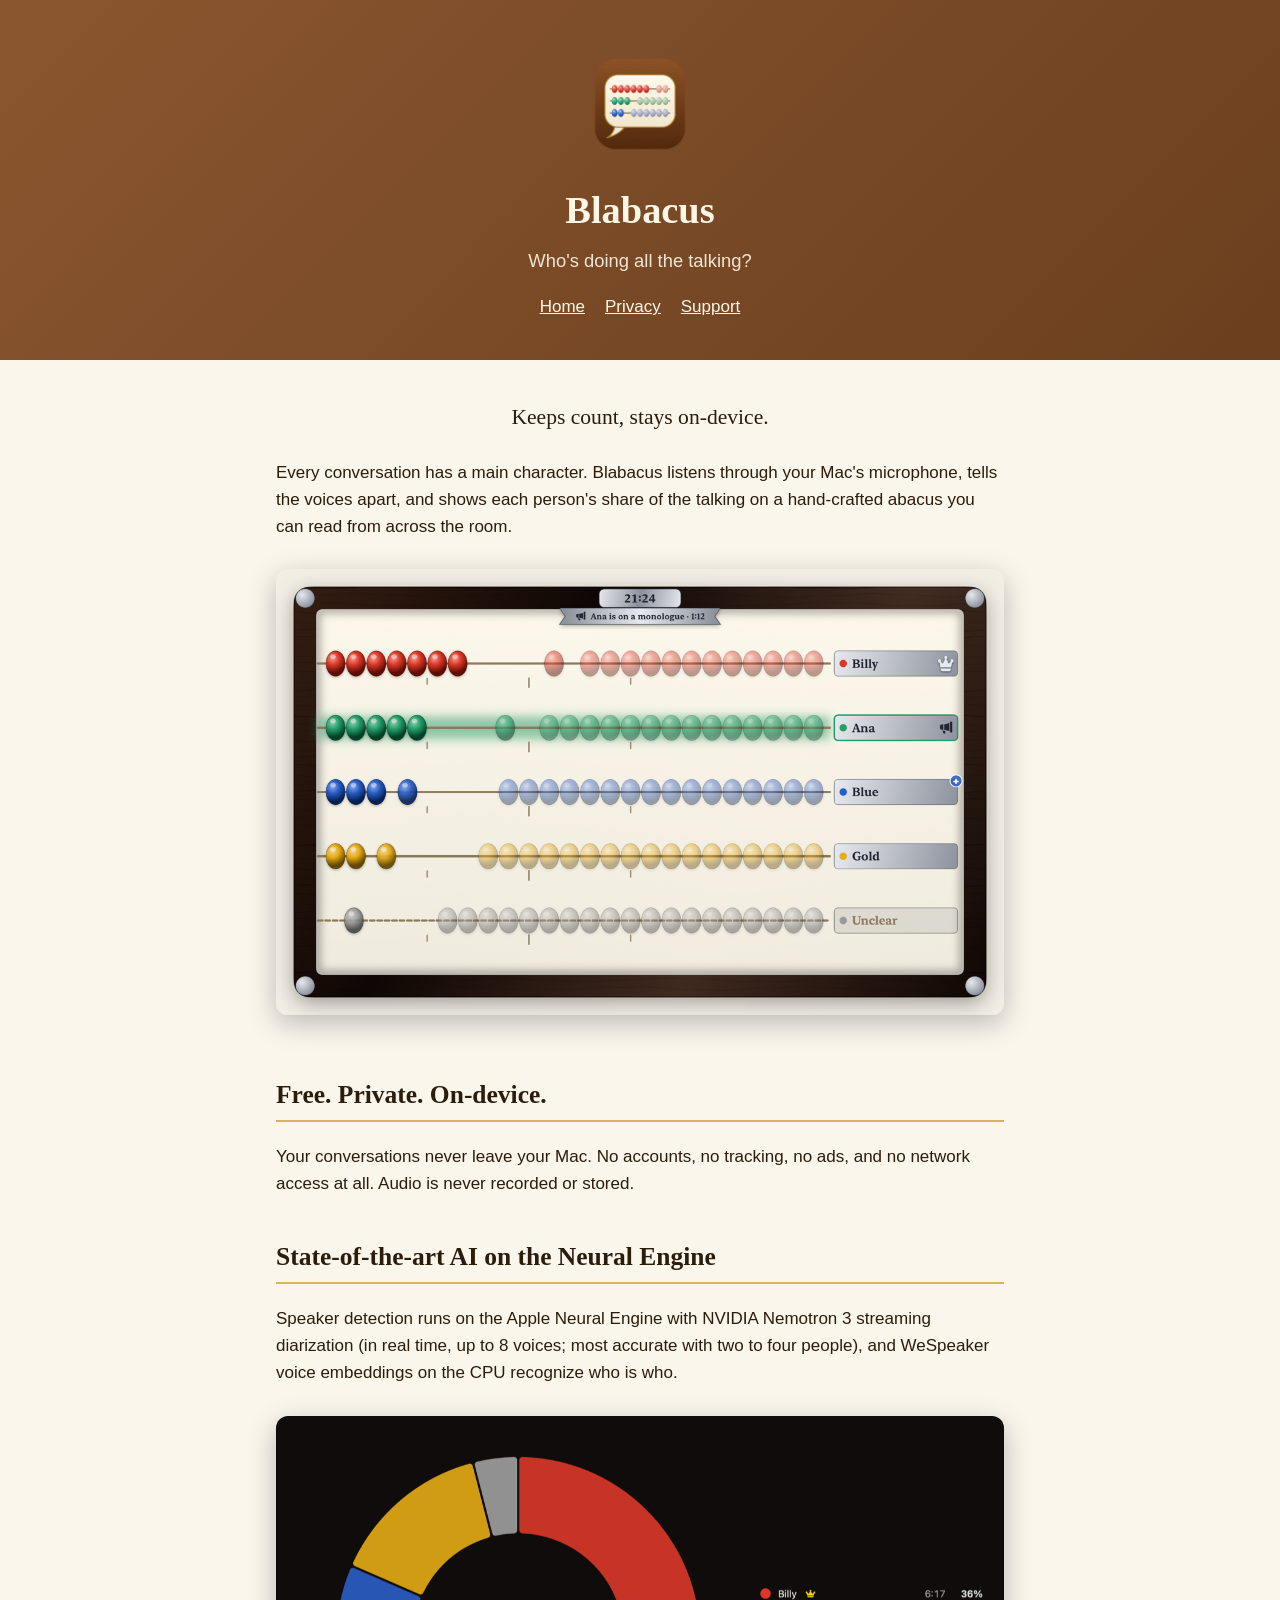
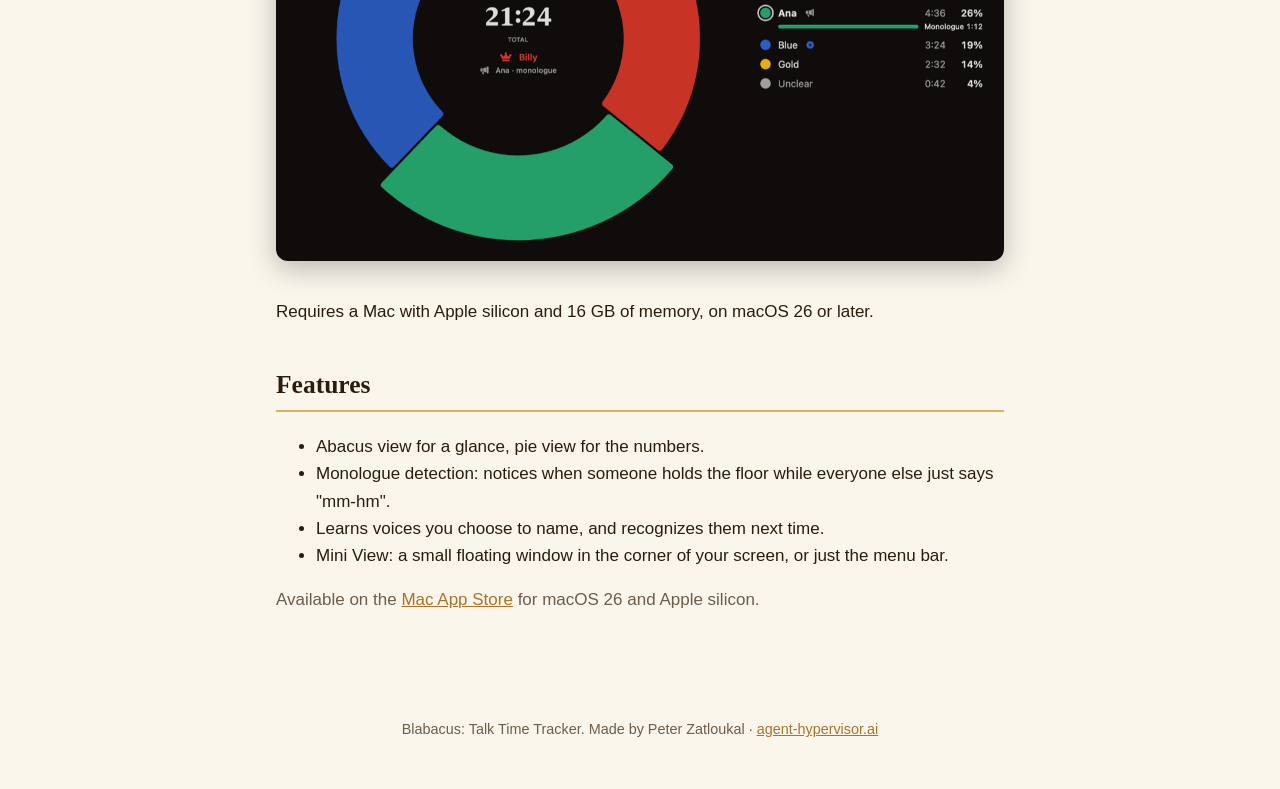
<file: index.html>
<!doctype html>
<html lang="en"><head><meta charset="utf-8"><meta name="viewport" content="width=device-width, initial-scale=1">
<title>Blabacus: Talk Time Tracker</title><link rel="stylesheet" href="style.css"><link rel="icon" href="icon.png"></head>
<body><header><img src="icon.png" alt="Blabacus icon"><h1>Blabacus</h1><p>Who's doing all the talking?</p>
<nav><a href="index.html">Home</a><a href="privacy.html">Privacy</a><a href="support.html">Support</a></nav></header><main>
<p class="hook">Keeps count, stays on-device.</p>
<p>Every conversation has a main character. Blabacus listens through your Mac's microphone, tells the voices apart, and shows each person's share of the talking on a hand-crafted abacus you can read from across the room.</p>
<img class="shot" src="abacus.png" alt="The abacus view: one lacquered rod per speaker, beads slid over by share of talk time, a crown on the main character">
<h2>Free. Private. On-device.</h2>
<p>Your conversations never leave your Mac. No accounts, no tracking, no ads, and no network access at all. Audio is never recorded or stored.</p>
<h2>State-of-the-art AI on the Neural Engine</h2>
<p>Speaker detection runs on the Apple Neural Engine with NVIDIA Nemotron 3 streaming diarization (in real time, up to 8 voices; most accurate with two to four people), and WeSpeaker voice embeddings on the CPU recognize who is who.</p>
<img class="shot" src="pie.png" alt="The pie view: share of talking per speaker with times, a floor meter, and monologue history">
<p>Requires a Mac with Apple silicon and 16 GB of memory, on macOS 26 or later.</p>
<h2>Features</h2>
<ul>
<li>Abacus view for a glance, pie view for the numbers.</li>
<li>Monologue detection: notices when someone holds the floor while everyone else just says "mm-hm".</li>
<li>Learns voices you choose to name, and recognizes them next time.</li>
<li>Mini View: a small floating window in the corner of your screen, or just the menu bar.</li>
</ul>
<p class="muted">Available on the <a href="https://apps.apple.com/app/id6819081421">Mac App Store</a> for macOS 26 and Apple silicon.</p>
</main><footer>Blabacus: Talk Time Tracker. Made by Peter Zatloukal · <a href="https://agent-hypervisor.ai/">agent-hypervisor.ai</a></footer></body></html>
</file>
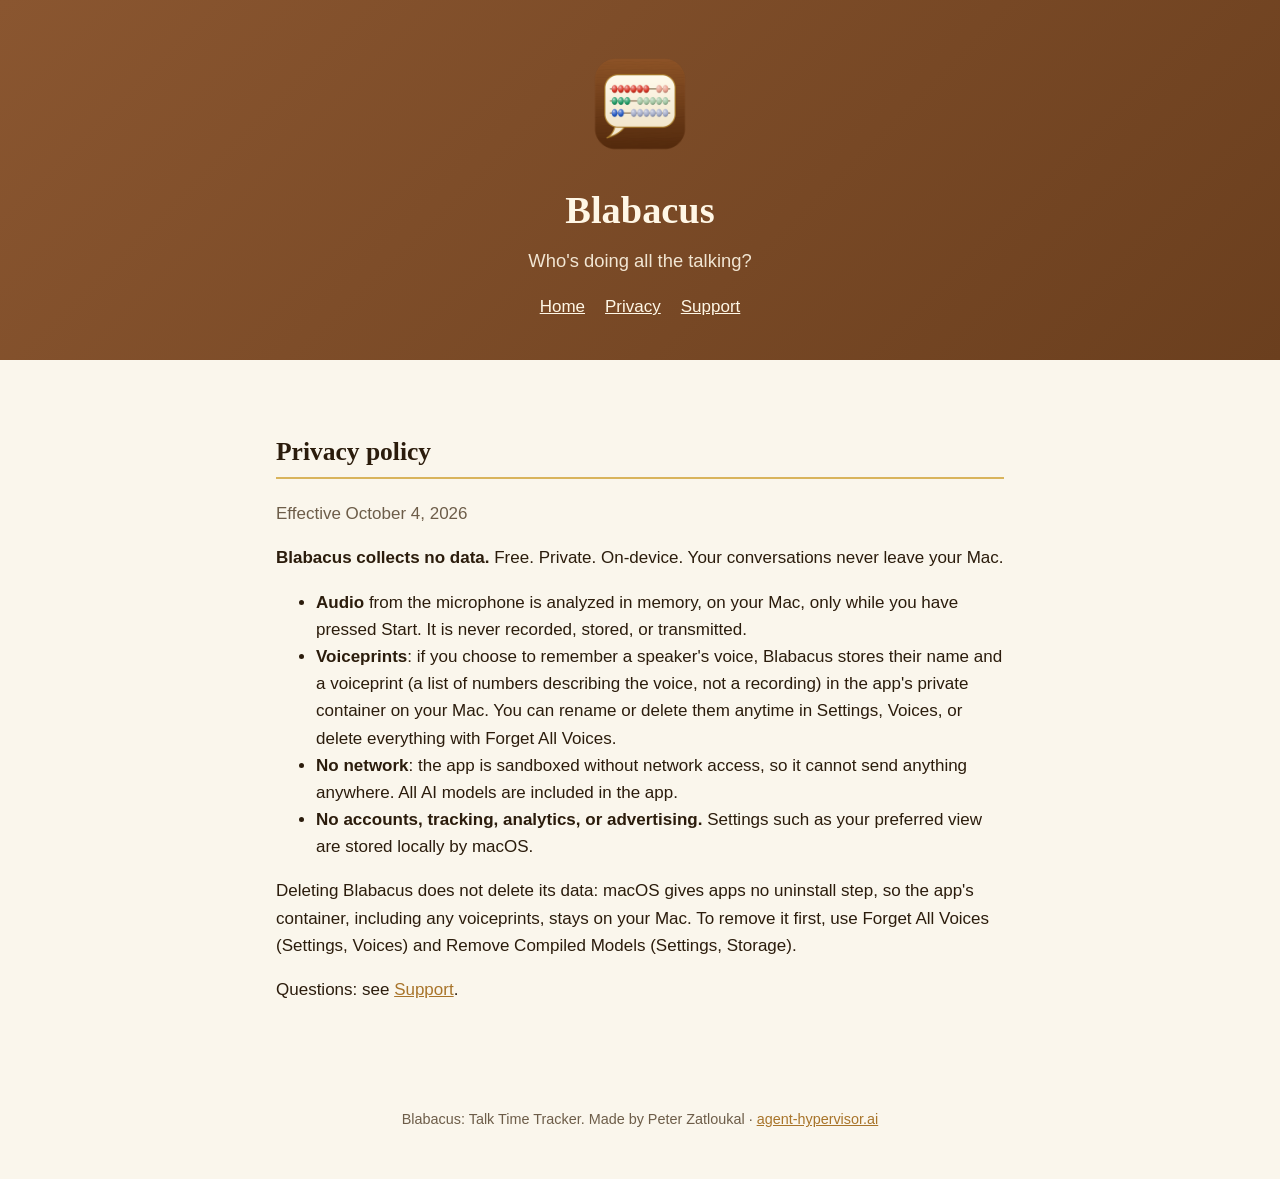
<file: privacy.html>
<!doctype html>
<html lang="en"><head><meta charset="utf-8"><meta name="viewport" content="width=device-width, initial-scale=1">
<title>Blabacus Privacy Policy</title><link rel="stylesheet" href="style.css"><link rel="icon" href="icon.png"></head>
<body><header><img src="icon.png" alt="Blabacus icon"><h1>Blabacus</h1><p>Who's doing all the talking?</p>
<nav><a href="index.html">Home</a><a href="privacy.html">Privacy</a><a href="support.html">Support</a></nav></header><main>
<h2>Privacy policy</h2>
<p class="muted">Effective October 4, 2026</p>
<p><strong>Blabacus collects no data.</strong> Free. Private. On-device. Your conversations never leave your Mac.</p>
<ul>
<li><strong>Audio</strong> from the microphone is analyzed in memory, on your Mac, only while you have pressed Start. It is never recorded, stored, or transmitted.</li>
<li><strong>Voiceprints</strong>: if you choose to remember a speaker's voice, Blabacus stores their name and a voiceprint (a list of numbers describing the voice, not a recording) in the app's private container on your Mac. You can rename or delete them anytime in Settings, Voices, or delete everything with Forget All Voices.</li>
<li><strong>No network</strong>: the app is sandboxed without network access, so it cannot send anything anywhere. All AI models are included in the app.</li>
<li><strong>No accounts, tracking, analytics, or advertising.</strong> Settings such as your preferred view are stored locally by macOS.</li>
</ul>
<p>Deleting Blabacus does not delete its data: macOS gives apps no uninstall step, so the app's container, including any voiceprints, stays on your Mac. To remove it first, use Forget All Voices (Settings, Voices) and Remove Compiled Models (Settings, Storage).</p>
<p>Questions: see <a href="support.html">Support</a>.</p>
</main><footer>Blabacus: Talk Time Tracker. Made by Peter Zatloukal · <a href="https://agent-hypervisor.ai/">agent-hypervisor.ai</a></footer></body></html>
</file>
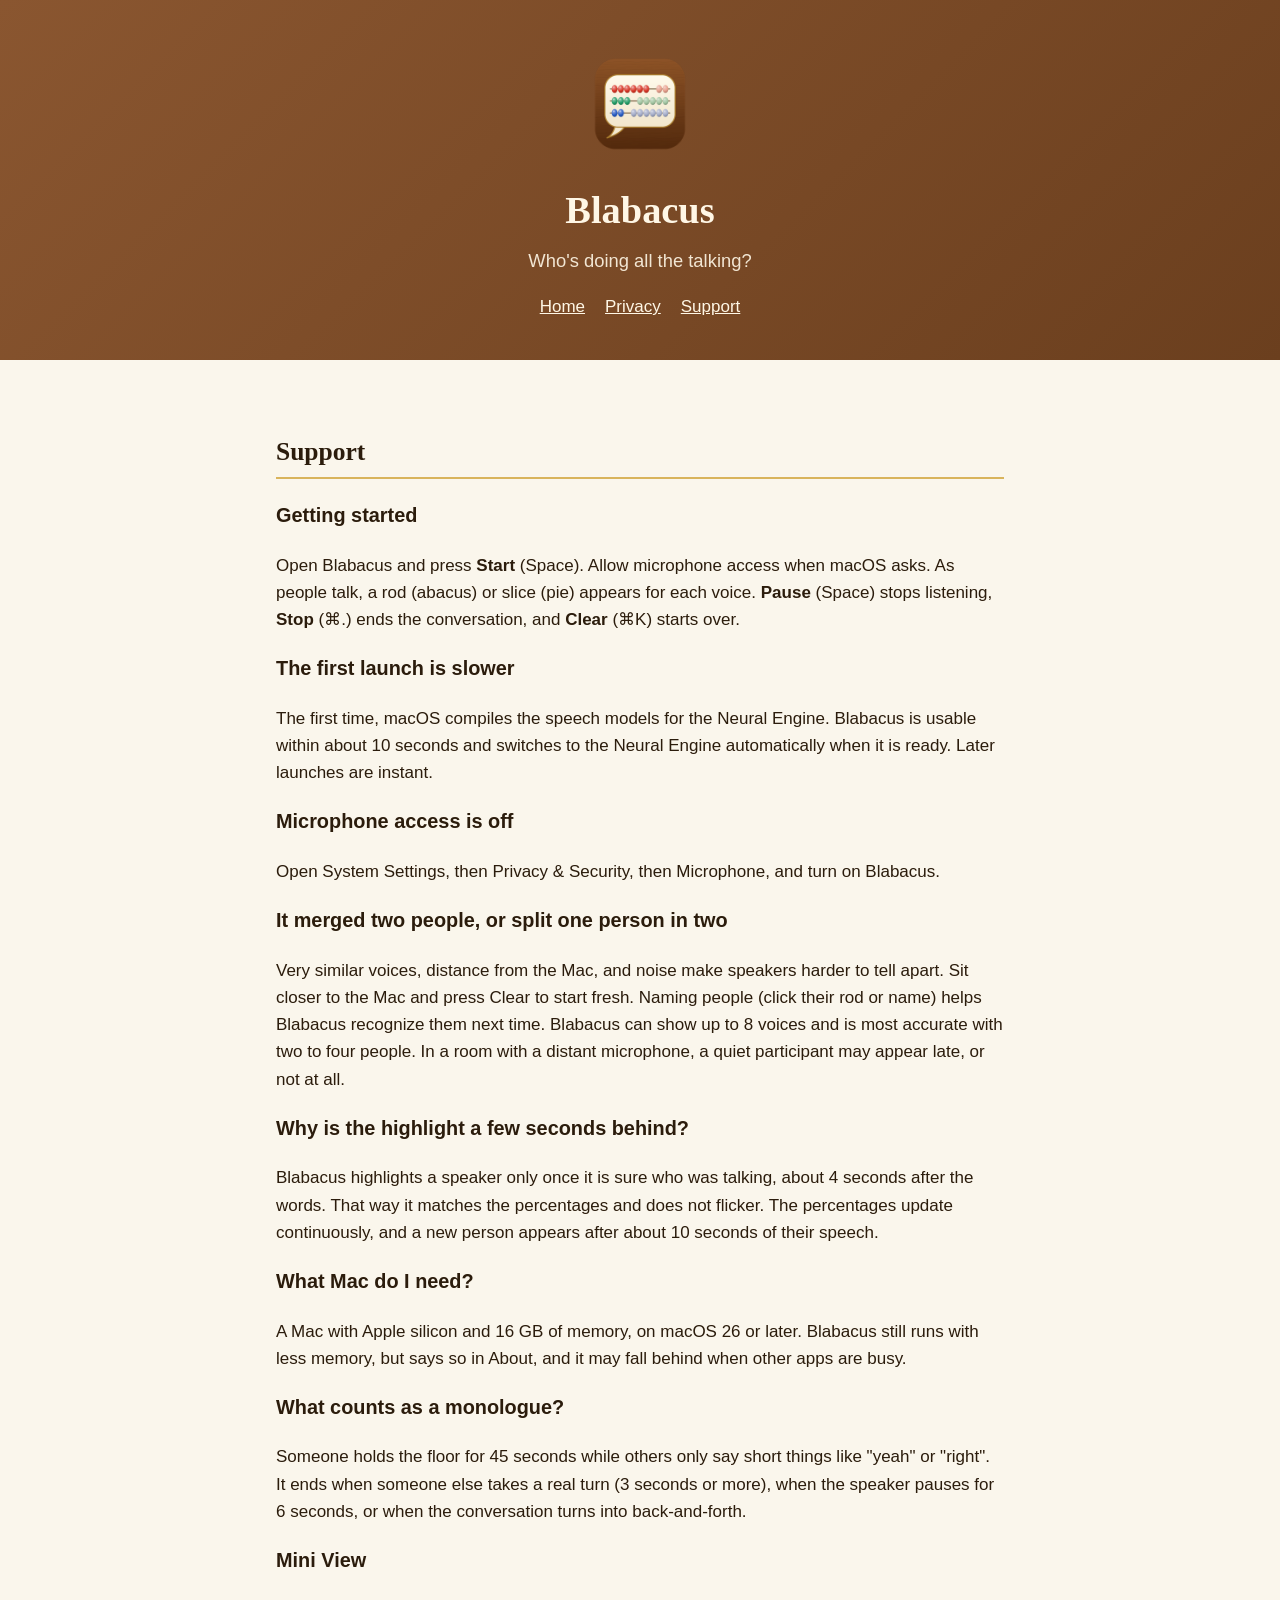
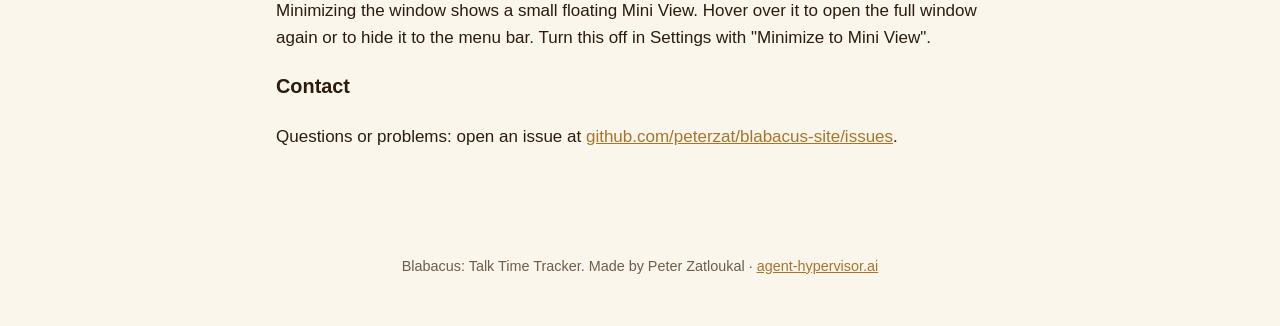
<file: support.html>
<!doctype html>
<html lang="en"><head><meta charset="utf-8"><meta name="viewport" content="width=device-width, initial-scale=1">
<title>Blabacus Support</title><link rel="stylesheet" href="style.css"><link rel="icon" href="icon.png"></head>
<body><header><img src="icon.png" alt="Blabacus icon"><h1>Blabacus</h1><p>Who's doing all the talking?</p>
<nav><a href="index.html">Home</a><a href="privacy.html">Privacy</a><a href="support.html">Support</a></nav></header><main>
<h2>Support</h2>
<h3>Getting started</h3>
<p>Open Blabacus and press <strong>Start</strong> (Space). Allow microphone access when macOS asks. As people talk, a rod (abacus) or slice (pie) appears for each voice. <strong>Pause</strong> (Space) stops listening, <strong>Stop</strong> (⌘.) ends the conversation, and <strong>Clear</strong> (⌘K) starts over.</p>
<h3>The first launch is slower</h3>
<p>The first time, macOS compiles the speech models for the Neural Engine. Blabacus is usable within about 10 seconds and switches to the Neural Engine automatically when it is ready. Later launches are instant.</p>
<h3>Microphone access is off</h3>
<p>Open System Settings, then Privacy &amp; Security, then Microphone, and turn on Blabacus.</p>
<h3>It merged two people, or split one person in two</h3>
<p>Very similar voices, distance from the Mac, and noise make speakers harder to tell apart. Sit closer to the Mac and press Clear to start fresh. Naming people (click their rod or name) helps Blabacus recognize them next time. Blabacus can show up to 8 voices and is most accurate with two to four people. In a room with a distant microphone, a quiet participant may appear late, or not at all.</p>
<h3>Why is the highlight a few seconds behind?</h3>
<p>Blabacus highlights a speaker only once it is sure who was talking, about 4 seconds after the words. That way it matches the percentages and does not flicker. The percentages update continuously, and a new person appears after about 10 seconds of their speech.</p>
<h3>What Mac do I need?</h3>
<p>A Mac with Apple silicon and 16 GB of memory, on macOS 26 or later. Blabacus still runs with less memory, but says so in About, and it may fall behind when other apps are busy.</p>
<h3>What counts as a monologue?</h3>
<p>Someone holds the floor for 45 seconds while others only say short things like "yeah" or "right". It ends when someone else takes a real turn (3 seconds or more), when the speaker pauses for 6 seconds, or when the conversation turns into back-and-forth.</p>
<h3>Mini View</h3>
<p>Minimizing the window shows a small floating Mini View. Hover over it to open the full window again or to hide it to the menu bar. Turn this off in Settings with "Minimize to Mini View".</p>
<h3>Contact</h3>
<p>Questions or problems: open an issue at <a href="https://github.com/peterzat/blabacus-site/issues">github.com/peterzat/blabacus-site/issues</a>.</p>
</main><footer>Blabacus: Talk Time Tracker. Made by Peter Zatloukal · <a href="https://agent-hypervisor.ai/">agent-hypervisor.ai</a></footer></body></html>
</file>
<file: style.css>
:root { --wood: #6b3f1e; --brass: #d9b45c; --ink: #2b1c0c; --paper: #faf6ec; --muted: #6d5d49; }
@media (prefers-color-scheme: dark) { :root { --paper: #171310; --ink: #f1e6d0; --muted: #b9a88d; } }
* { box-sizing: border-box; }
body { margin: 0; background: var(--paper); color: var(--ink); font: 17px/1.6 -apple-system, BlinkMacSystemFont, "Helvetica Neue", sans-serif; }
header { background: linear-gradient(135deg, #8a5630, var(--wood)); color: #fff7e6; padding: 48px 16px 40px; text-align: center; }
header img { width: 112px; height: 112px; }
h1 { font-family: "New York", Georgia, serif; font-size: 2.4rem; margin: 12px 0 4px; }
header p { margin: 0; opacity: .9; font-size: 1.15rem; }
main { max-width: 760px; margin: 0 auto; padding: 32px 16px 64px; }
h2 { font-family: "New York", Georgia, serif; border-bottom: 2px solid var(--brass); padding-bottom: 4px; margin-top: 40px; }
.hook { font-family: "New York", Georgia, serif; font-size: 1.35rem; text-align: center; margin: 8px 0 24px; }
img.shot { width: 100%; border-radius: 12px; box-shadow: 0 8px 28px rgba(0,0,0,.25); margin: 12px 0; }
a { color: #a8742a; }
nav { text-align: center; margin-top: 18px; }
nav a { color: #fff7e6; margin: 0 10px; }
footer { text-align: center; color: var(--muted); font-size: .9rem; padding: 24px 16px 48px; }
.muted { color: var(--muted); }
</file>
